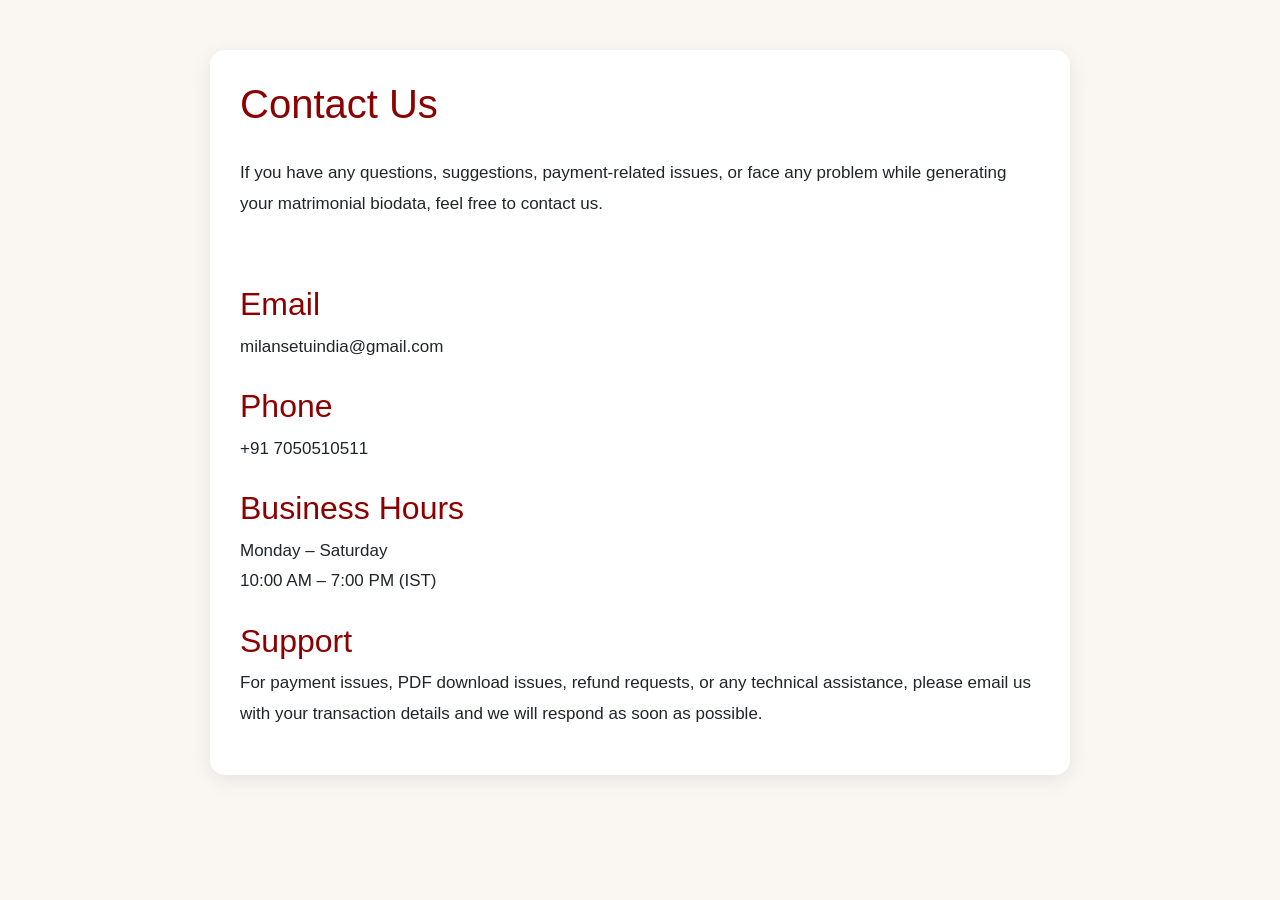
<file: contact.html>
<!DOCTYPE html>
<html lang="en">

<head>

<meta charset="UTF-8">
<meta name="viewport" content="width=device-width, initial-scale=1.0">

<title>Contact Us | Jaiswal Vaivaahiki</title>

<link href="https://cdn.jsdelivr.net/npm/bootstrap@5.3.7/dist/css/bootstrap.min.css" rel="stylesheet">

<style>

body{
    background:#faf7f2;
    font-family:Arial,sans-serif;
}

.container{
    max-width:900px;
    margin:auto;
    padding:50px 20px;
}

.card{
    border:none;
    border-radius:15px;
    box-shadow:0 5px 20px rgba(0,0,0,.08);
    padding:30px;
}

h1{
    color:#8B0000;
    margin-bottom:30px;
}

h2{
    color:#8B0000;
    margin-top:25px;
}

p{
    font-size:17px;
    line-height:1.8;
}

.contact-box{
    margin-top:25px;
}

</style>

</head>

<body>

<div class="container">

<div class="card">

<h1>Contact Us</h1>

<p>
If you have any questions, suggestions, payment-related issues, or face any problem while generating your matrimonial biodata, feel free to contact us.
</p>

<div class="contact-box">

<h2>Email</h2>

<p>
milansetuindia@gmail.com
</p>

<h2>Phone</h2>

<p>
+91 7050510511
</p>

<h2>Business Hours</h2>

<p>
Monday – Saturday<br>
10:00 AM – 7:00 PM (IST)
</p>

<h2>Support</h2>

<p>
For payment issues, PDF download issues, refund requests, or any technical assistance, please email us with your transaction details and we will respond as soon as possible.
</p>

</div>

</div>

</div>

</body>

</html>
</file>
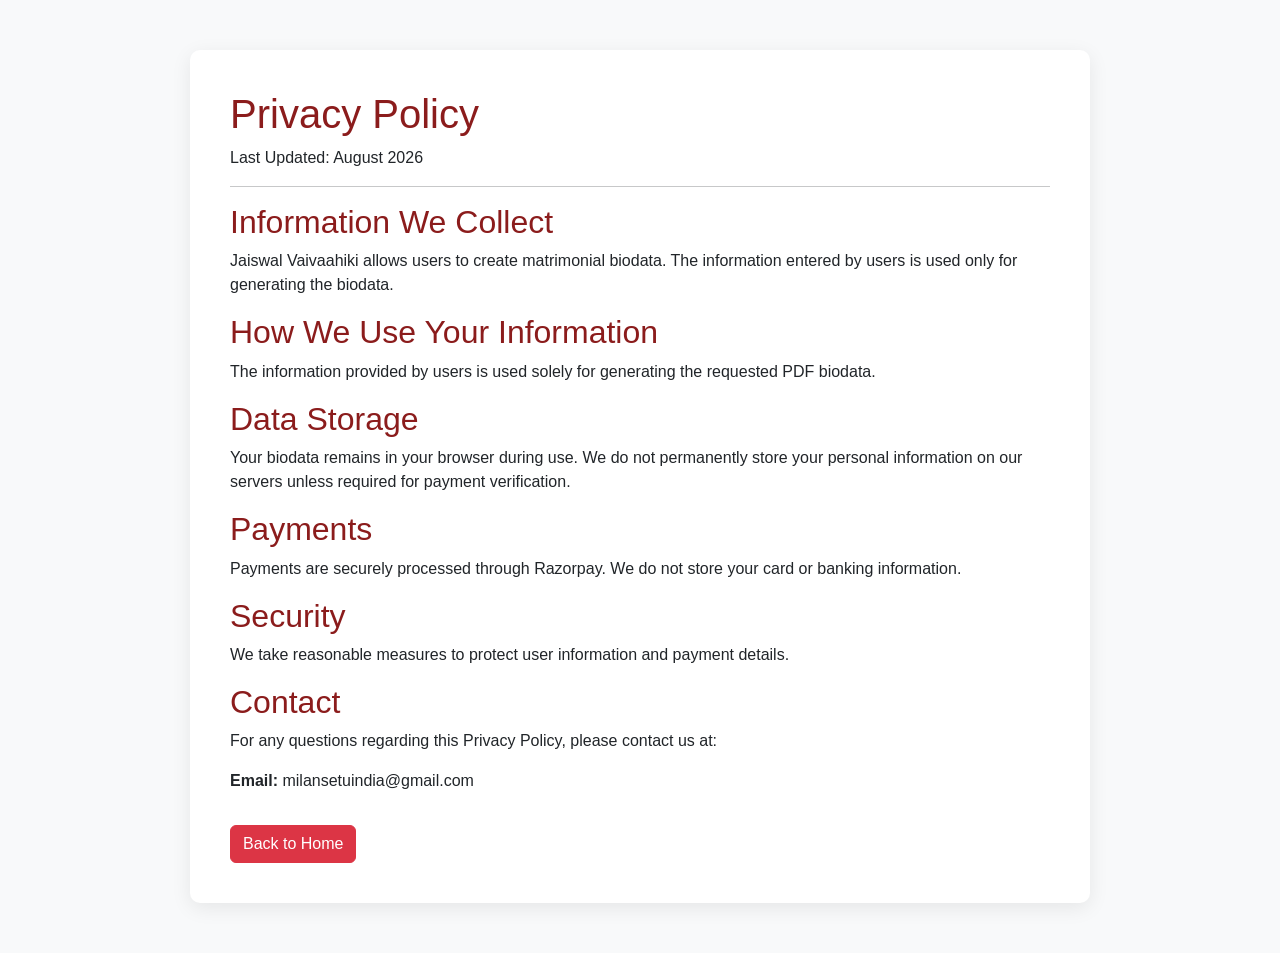
<file: privacy.html>
<!DOCTYPE html>
<html lang="en">
<head>
    <meta charset="UTF-8">
    <meta name="viewport" content="width=device-width, initial-scale=1.0">
    <title>Privacy Policy | Jaiswal Vaivaahiki</title>

    <link rel="stylesheet"
          href="https://cdn.jsdelivr.net/npm/bootstrap@5.3.7/dist/css/bootstrap.min.css">

    <style>
        body{
            font-family: Arial, sans-serif;
            background:#f8f9fa;
        }

        .container{
            max-width:900px;
            margin:50px auto;
            background:white;
            padding:40px;
            border-radius:10px;
            box-shadow:0 5px 20px rgba(0,0,0,.08);
        }

        h1,h2{
            color:#8b1c1c;
        }
    </style>
</head>

<body>

<div class="container">

<h1>Privacy Policy</h1>

<p>Last Updated: August 2026</p>

<hr>

<h2>Information We Collect</h2>

<p>
Jaiswal Vaivaahiki allows users to create matrimonial biodata.
The information entered by users is used only for generating the biodata.
</p>

<h2>How We Use Your Information</h2>

<p>
The information provided by users is used solely for generating the requested PDF biodata.
</p>

<h2>Data Storage</h2>

<p>
Your biodata remains in your browser during use. We do not permanently store your personal information on our servers unless required for payment verification.
</p>

<h2>Payments</h2>

<p>
Payments are securely processed through Razorpay. We do not store your card or banking information.
</p>

<h2>Security</h2>

<p>
We take reasonable measures to protect user information and payment details.
</p>

<h2>Contact</h2>

<p>
For any questions regarding this Privacy Policy, please contact us at:
</p>

<p>
<strong>Email:</strong> milansetuindia@gmail.com
</p>

<a href="index.html" class="btn btn-danger mt-3">
Back to Home
</a>

</div>

</body>
</html>
</file>
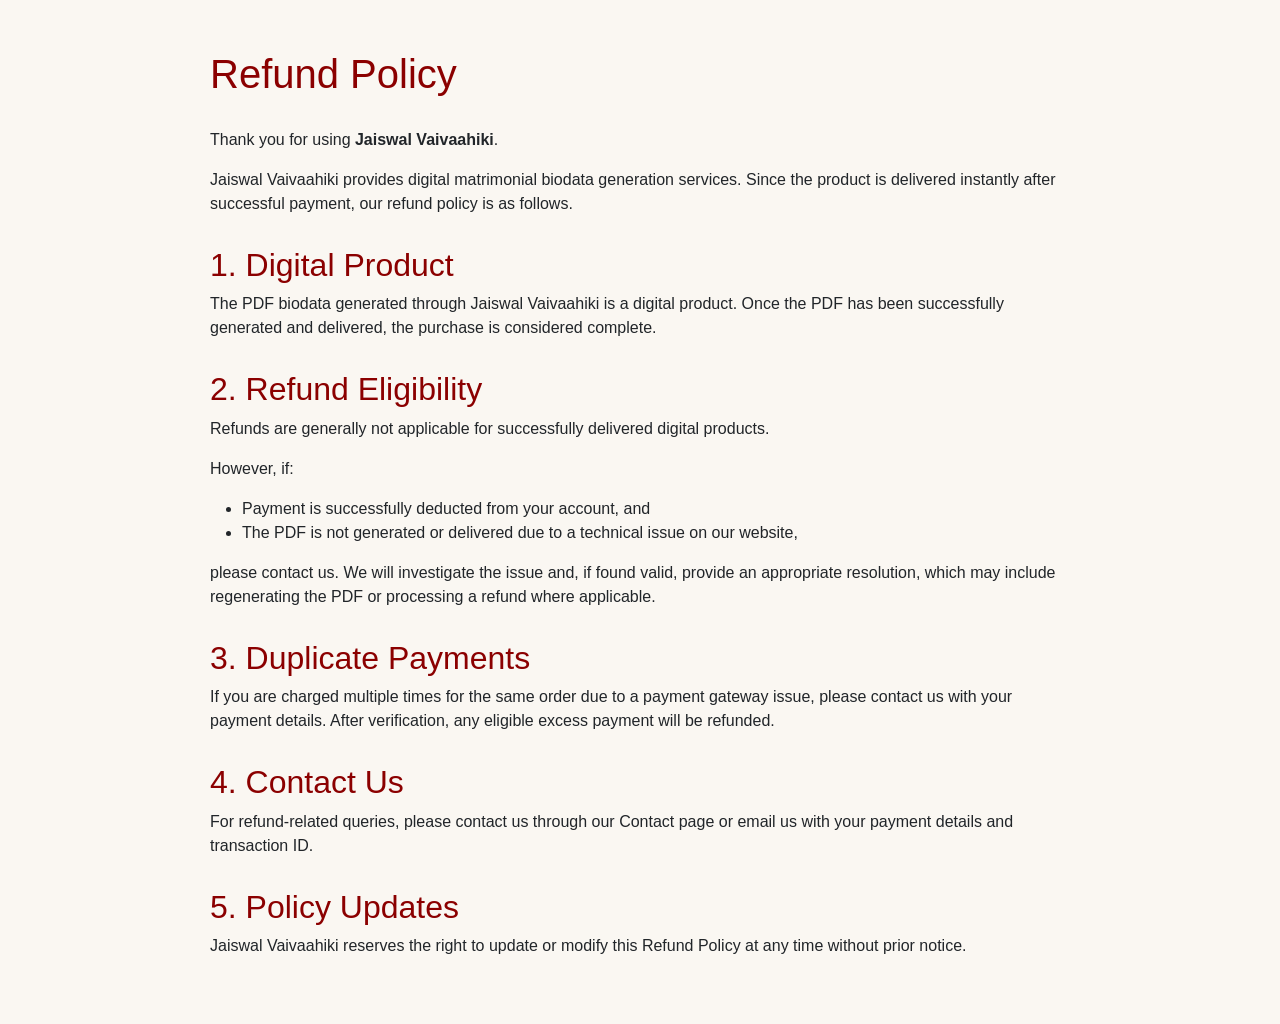
<file: refund.html>
<!DOCTYPE html>
<html lang="en">

<head>

<meta charset="UTF-8">
<meta name="viewport" content="width=device-width, initial-scale=1.0">

<title>Refund Policy | Jaiswal Vaivaahiki</title>

<link href="https://cdn.jsdelivr.net/npm/bootstrap@5.3.7/dist/css/bootstrap.min.css" rel="stylesheet">

<style>

body{
    background:#faf7f2;
    font-family:Arial,sans-serif;
}

.container{
    max-width:900px;
    margin:auto;
    padding:50px 20px;
}

h1{
    color:#8B0000;
    margin-bottom:30px;
}

h2{
    color:#8B0000;
    margin-top:30px;
}

</style>

</head>

<body>

<div class="container">

<h1>Refund Policy</h1>

<p>
Thank you for using <strong>Jaiswal Vaivaahiki</strong>.
</p>

<p>
Jaiswal Vaivaahiki provides digital matrimonial biodata generation services. Since the product is delivered instantly after successful payment, our refund policy is as follows.
</p>

<h2>1. Digital Product</h2>

<p>
The PDF biodata generated through Jaiswal Vaivaahiki is a digital product. Once the PDF has been successfully generated and delivered, the purchase is considered complete.
</p>

<h2>2. Refund Eligibility</h2>

<p>
Refunds are generally not applicable for successfully delivered digital products.
</p>

<p>
However, if:
</p>

<ul>

<li>Payment is successfully deducted from your account, and</li>

<li>The PDF is not generated or delivered due to a technical issue on our website,</li>

</ul>

<p>
please contact us. We will investigate the issue and, if found valid, provide an appropriate resolution, which may include regenerating the PDF or processing a refund where applicable.
</p>

<h2>3. Duplicate Payments</h2>

<p>
If you are charged multiple times for the same order due to a payment gateway issue, please contact us with your payment details. After verification, any eligible excess payment will be refunded.
</p>

<h2>4. Contact Us</h2>

<p>
For refund-related queries, please contact us through our Contact page or email us with your payment details and transaction ID.
</p>

<h2>5. Policy Updates</h2>

<p>
Jaiswal Vaivaahiki reserves the right to update or modify this Refund Policy at any time without prior notice.
</p>

</div>

</body>

</html>
</file>
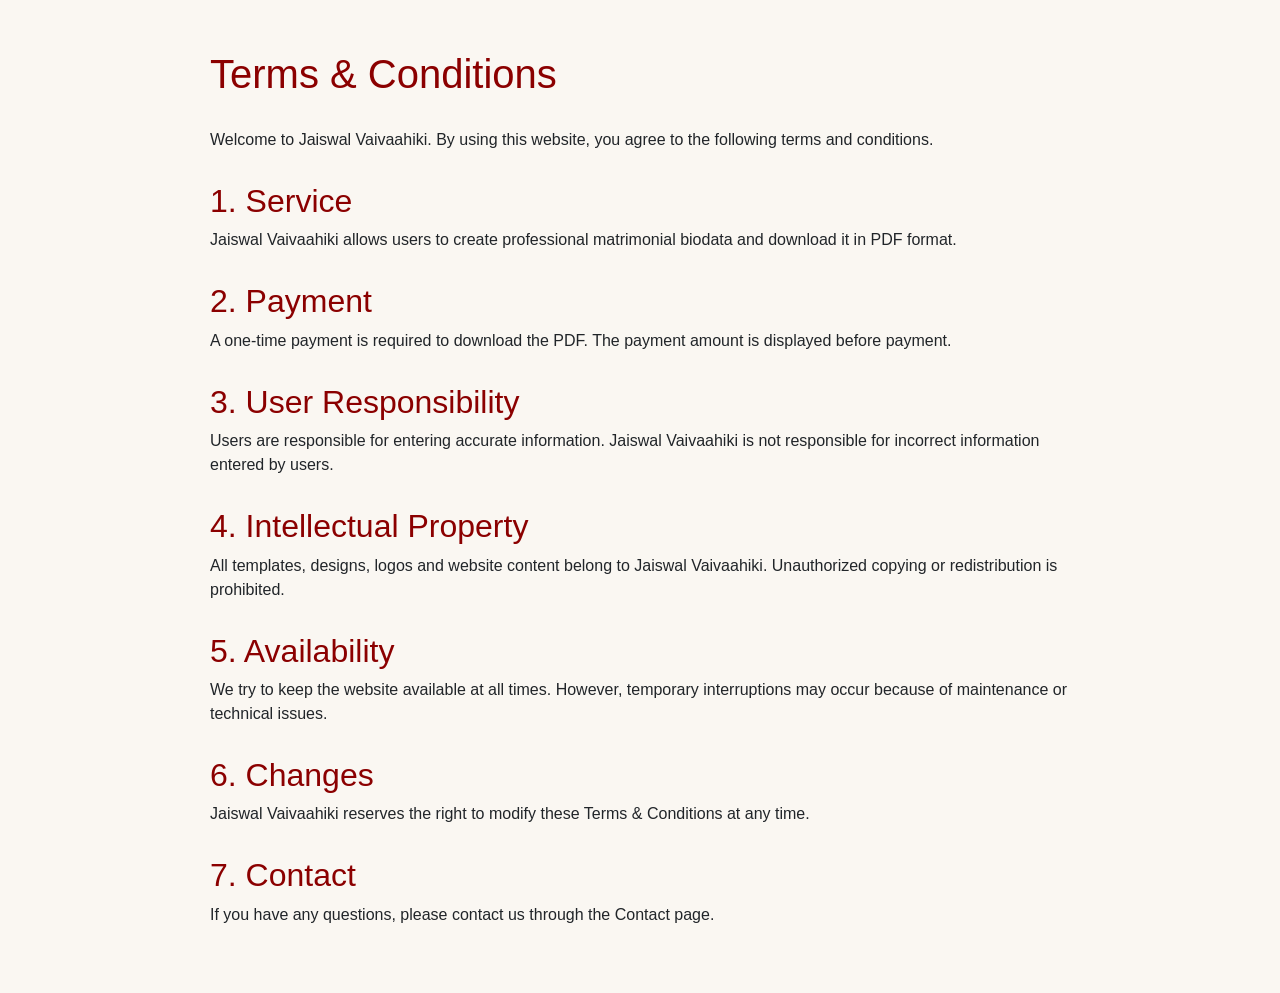
<file: terms.html>
<!DOCTYPE html>
<html lang="en">

<head>

<meta charset="UTF-8">
<meta name="viewport" content="width=device-width, initial-scale=1.0">

<title>Terms & Conditions | Jaiswal Vaivaahiki</title>

<link href="https://cdn.jsdelivr.net/npm/bootstrap@5.3.7/dist/css/bootstrap.min.css" rel="stylesheet">

<style>

body{
    background:#faf7f2;
    font-family:Arial, sans-serif;
}

.container{

    max-width:900px;
    margin:auto;
    padding:50px 20px;

}

h1{

    color:#8B0000;
    margin-bottom:30px;

}

h2{

    margin-top:30px;

    color:#8B0000;

}

</style>

</head>

<body>

<div class="container">

<h1>Terms & Conditions</h1>

<p>
Welcome to Jaiswal Vaivaahiki. By using this website, you agree to the following terms and conditions.
</p>

<h2>1. Service</h2>

<p>

Jaiswal Vaivaahiki allows users to create professional matrimonial biodata and download it in PDF format.

</p>

<h2>2. Payment</h2>

<p>

A one-time payment is required to download the PDF. The payment amount is displayed before payment.

</p>

<h2>3. User Responsibility</h2>

<p>

Users are responsible for entering accurate information. Jaiswal Vaivaahiki is not responsible for incorrect information entered by users.

</p>

<h2>4. Intellectual Property</h2>

<p>

All templates, designs, logos and website content belong to Jaiswal Vaivaahiki. Unauthorized copying or redistribution is prohibited.

</p>

<h2>5. Availability</h2>

<p>

We try to keep the website available at all times. However, temporary interruptions may occur because of maintenance or technical issues.

</p>

<h2>6. Changes</h2>

<p>

Jaiswal Vaivaahiki reserves the right to modify these Terms & Conditions at any time.

</p>

<h2>7. Contact</h2>

<p>

If you have any questions, please contact us through the Contact page.

</p>

</div>

</body>

</html>
</file>
